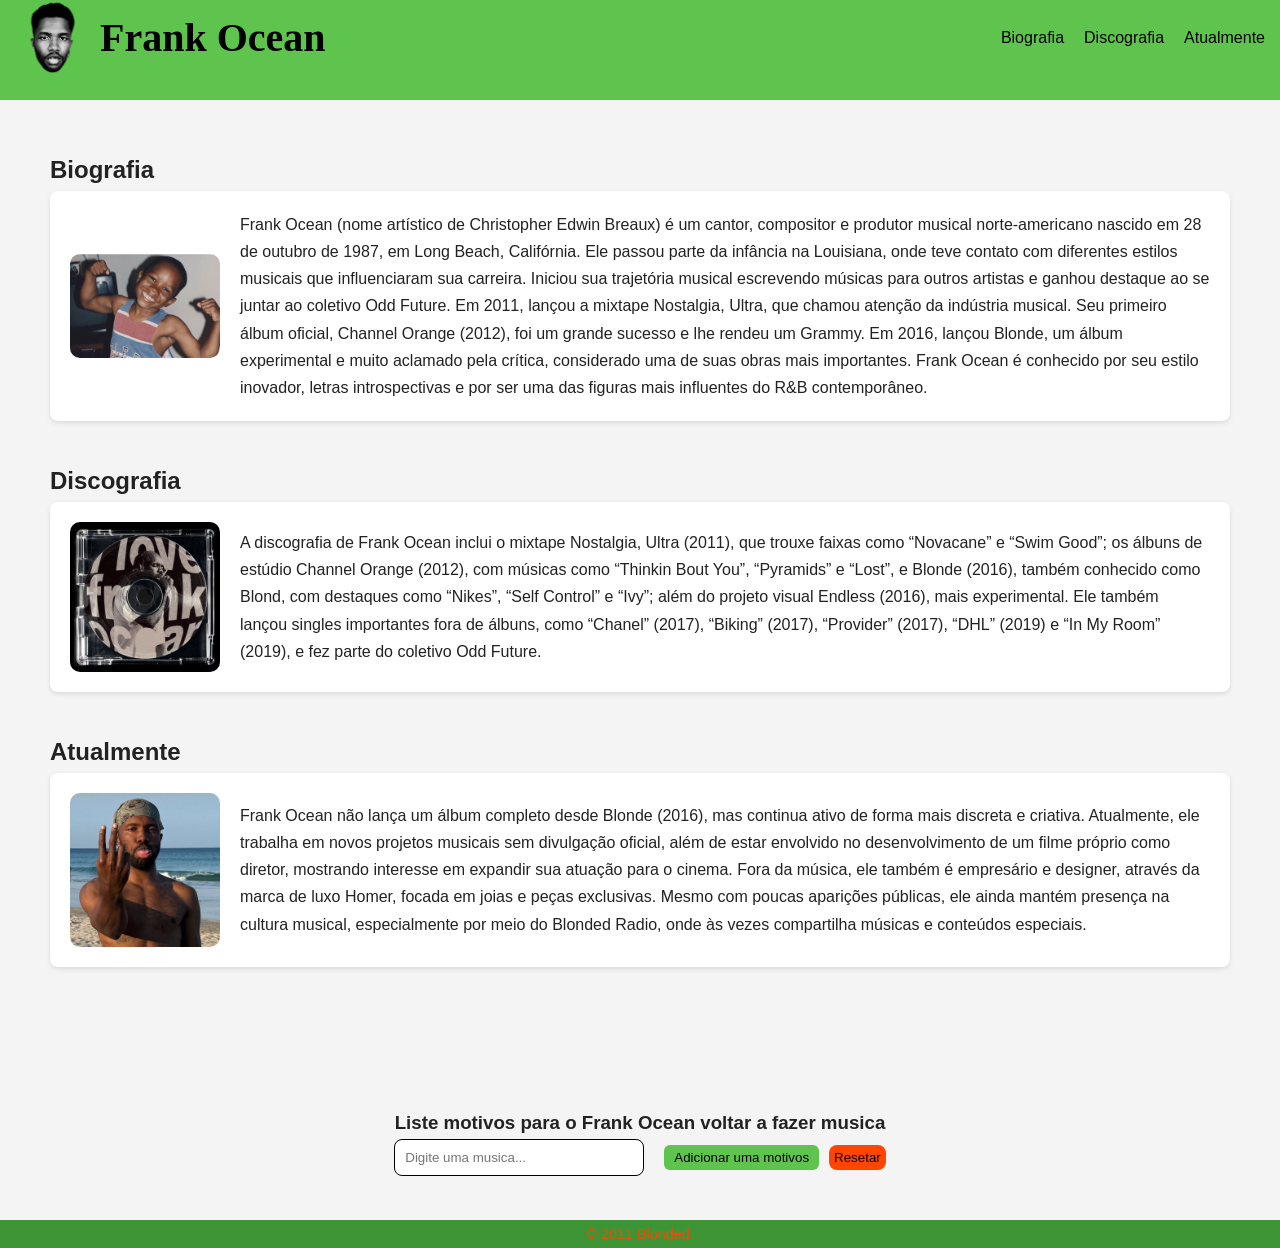
<file: Prova Luis felippe/index.html>
<!DOCTYPE html>
<html lang="pt-br">
<head>
  <meta charset="UTF-8">
  <title>Prova 15/04</title>
  <link rel="stylesheet" href="style.css">
</head>
<body>
        <!--cabecalho-->
  <header>
    <div class="container">

      <div class="logo">
      <img src="assets/download.png" alt="logo frank Ocean">
      <h1>Frank Ocean</h1>
    </div>


      <nav>
        <ul class="menu">
          <li><a href="#biografia">Biografia</a></li>
          <li><a href="#discografia">Discografia</a></li>
          <li><a href="#atual">Atualmente</a></li>
        </ul>
      </nav>
    </div>
  </header> 

        <!--conteudo principal-->
    <main class="container">
        <h2 id="biografia">Biografia</h2>

    <div class="card-container">
        <div class="card">
          <div class="frank-container">
          <img src="assets/biografia.jpg" alt="frank" class="frank"> 

          <p>

            Frank Ocean (nome artístico de Christopher Edwin Breaux) é um cantor, compositor e produtor musical norte-americano nascido em 28 de outubro de 1987, em Long Beach, Califórnia. Ele passou parte da infância na Louisiana, onde teve contato com diferentes estilos musicais que influenciaram sua carreira.

            Iniciou sua trajetória musical escrevendo músicas para outros artistas e ganhou destaque ao se juntar ao coletivo Odd Future. Em 2011, lançou a mixtape Nostalgia, Ultra, que chamou atenção da indústria musical. Seu primeiro álbum oficial, Channel Orange (2012), foi um grande sucesso e lhe rendeu um Grammy.

            Em 2016, lançou Blonde, um álbum experimental e muito aclamado pela crítica, considerado uma de suas obras mais importantes. Frank Ocean é conhecido por seu estilo inovador, letras introspectivas e por ser uma das figuras mais influentes do R&B contemporâneo.

          </p>

      </div>
        </div>
         </div>
        
        <h2 id="discografia">Discografia</h2>
    <div class="card-container">
        <div class="card">
          <div class="frank-container">
          <img src="assets/discografia.jpg" alt="frank" class="frank"> 

          <p>
              
            A discografia de Frank Ocean inclui o mixtape Nostalgia, Ultra (2011), que trouxe faixas como “Novacane” e “Swim Good”; os álbuns de estúdio Channel Orange (2012), com músicas como “Thinkin Bout You”, “Pyramids” e “Lost”, e Blonde (2016), também conhecido como Blond, com destaques como “Nikes”, “Self Control” e “Ivy”; além do projeto visual Endless (2016), mais experimental. Ele também lançou singles importantes fora de álbuns, como “Chanel” (2017), “Biking” (2017), “Provider” (2017), “DHL” (2019) e “In My Room” (2019), e fez parte do coletivo Odd Future.


          </p>

      </div>
        </div>
         </div>
      

        <h2 id="atual">Atualmente</h2>
    <div class="card-container">
        <div class="card">
          <div class="frank-container">
          <img src="assets/frank ocean.jpg" alt="frank" class="frank">

          <p>

            Frank Ocean não lança um álbum completo desde Blonde (2016), mas continua ativo de forma mais discreta e criativa. Atualmente, ele trabalha em novos projetos musicais sem divulgação oficial, além de estar envolvido no desenvolvimento de um filme próprio como diretor, mostrando interesse em expandir sua atuação para o cinema.

Fora da música, ele também é empresário e designer, através da marca de luxo Homer, focada em joias e peças exclusivas. Mesmo com poucas aparições públicas, ele ainda mantém presença na cultura musical, especialmente por meio do Blonded Radio, onde às vezes compartilha músicas e conteúdos especiais.

          </p>

      </div>
        </div>
         </div>
      

    </main>


  <main class="list">

    <h3>Liste motivos para o Frank Ocean voltar a fazer musica</h3>
    <h2></h2>

    <div class="controls">
        <input type="text" id="input" placeholder="Digite uma musica...">
        <button id="btnAdicionar">Adicionar uma motivos</button>
    </div>

    <ul id="lista"> </ul>

  </main>

  <script src="script.js"></script>
 <footer>© 2011 Blonded.</footer>
</body>
</html>
</file>
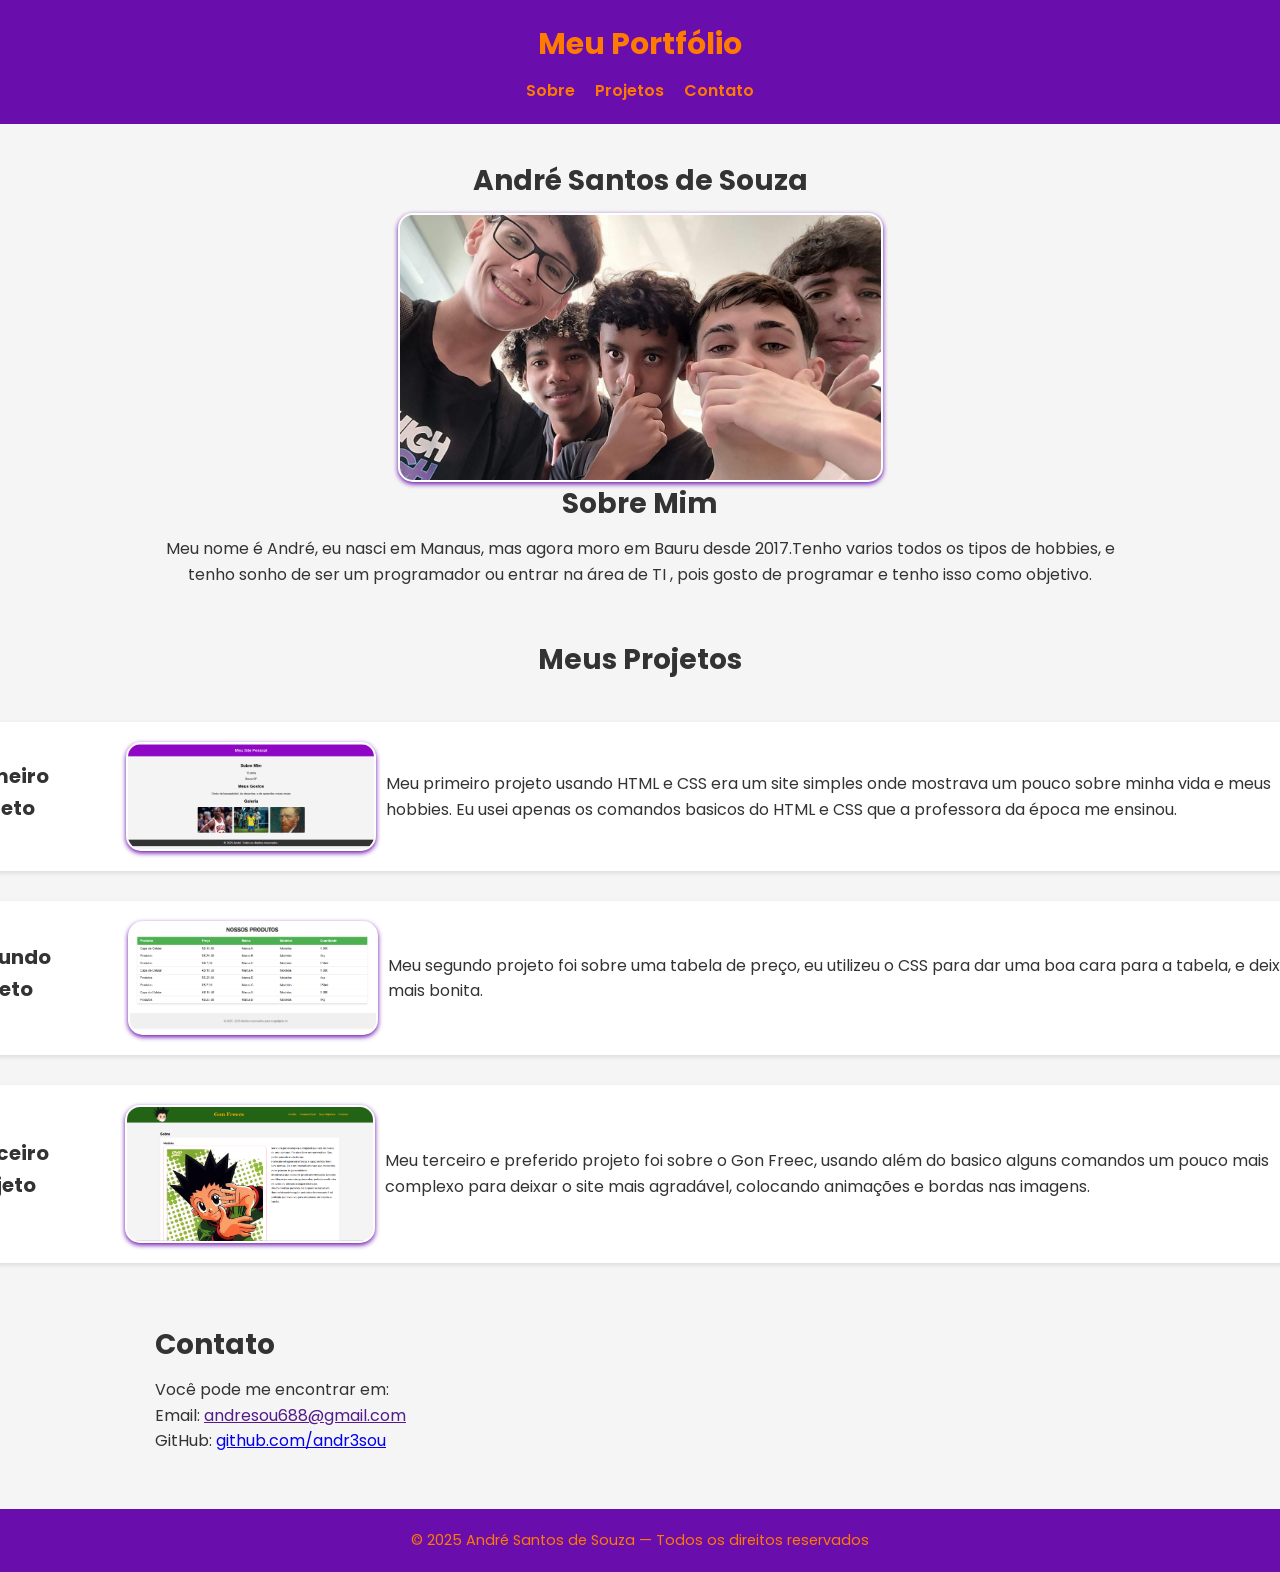
<file: Prova;Portifólio/index.html>
<!DOCTYPE html>
<html lang="pt-BR">
<head>
  <meta charset="UTF-8">
  <meta name="viewport" content="width=device-width, initial-scale=1.0">
  <title>Portfólio Pessoal</title>
  <link href="https://fonts.googleapis.com/css2?family=Poppins:wght@400;600&display=swap" rel="stylesheet">
  <link rel="stylesheet" href="style.css">
</head>
<body>

  <header>
    <h1>Meu Portfólio</h1>
    <nav>
      <a href="#sobre">Sobre</a>
      <a href="#projeto">Projetos</a>
      <a href="#contato">Contato</a>
    </nav>
  </header>


  <section class="all">
    <h2>André Santos de Souza</h2>
    <img src="assets/perfil.jpeg" alt="me" class="test">
    
    <h2 id="sobre">Sobre Mim</h2>
    <p>Meu nome é André, eu nasci em Manaus, mas agora moro em Bauru desde 2017.Tenho varios todos os tipos de hobbies, e 
        tenho sonho de ser um programador ou entrar na área de TI , pois gosto de programar e tenho isso como objetivo.
    </p>
  </section> 


  <section class="projects">

  <h2 id="projeto">Meus Projetos</h2>
  <div class="card-container">
    <div class="card">
      <h3>Primeiro Projeto</h3>
      <img src="assets/project_one.png" alt="One" class="project">
      <p>Meu primeiro projeto usando HTML e CSS era um site simples onde mostrava um pouco sobre minha vida e meus hobbies.
        Eu usei apenas os comandos basicos do HTML e CSS que a professora da época me ensinou.
      </p>
    </div>
  </div>

  <div class="card-container">
    <div class="card">
      <h3>Segundo Projeto</h3>
      <img src="assets/project_two.png" alt="One" class="project">
      <p> Meu segundo projeto foi sobre uma tabela de preço, eu utilizeu o CSS para dar uma boa cara para a tabela, e deixa-la mais bonita.


      </p>
    </div>
  </div>
  
  <div class="card-container">
    <div class="card">
      <h3>Terceiro Projeto</h3>
      <img src="assets/project_3.png" alt="One" class="project">
      <p>Meu terceiro e preferido projeto foi sobre o Gon Freec, usando além do basico alguns comandos um pouco mais complexo para deixar o site mais agradável,
        colocando animações e bordas nas imagens. 
      </p>
    </div>

  </div>
</section>



  <section>
    <h2 id="contato">Contato</h2>
    
    <p>Você pode me encontrar em:</p>
    <p>Email: <a href="">andresou688@gmail.com</a></p>
    <p>GitHub: <a href="https://github.com/andr3sou">github.com/andr3sou</a></p>
  </section>

 
<footer>
  <p>© 2025 André Santos de Souza — Todos os direitos reservados</p>
</footer>


</body>
</html>
</file>
<file: Prova Luis felippe/style.css>
/* reset e base */
* {
  margin: 0;
  padding: 0;
  box-sizing: border-box;
}

body {
  font-family: 'Franklin Gothic Medium', 'Arial Narrow', Arial, sans-serif;
  line-height: 1.7;
  background-color: #f4f4f4;
  color: #222;
}


/* cabecalho */
header .container {
  display: flex;
  justify-content: space-between;
  align-items: center;
  padding: 0 15px;
}


.logo {
  display: flex;
  align-items: center;
  gap: 10px;
}

.logo img {
  width: 75px;
  height: 75px;
  object-fit: cover;
}

h1{
  font-family: Georgia, 'Times New Roman', Times, serif ;
  font-size: 40px;
}


header {
  background-color: rgb(95, 196, 77);
  color: rgb(0, 0, 0);
  min-height: 100px;
  
}

header .container {
 display: flex;
  justify-content: space-between;
  align-items: center; 
  height: 100%;
}

.menu {
  display: flex;
  gap: 20px;
  list-style: none;
}

.menu a {
  text-decoration: none;
  color: black;
  transition: 0.3s;
}

.menu a:hover {
  color: rgb(255, 115, 0);
}

/* principal */

main {
  padding: 50px ;
}

.frank-container {
  display: flex;
  align-items: center;
  gap: 20px;
}

.frank {
  width: 150px;
  height: auto;
  border-radius: 10px;
}

.card-container {
 display: grid;
  gap: 25px;
  align-items: flex-start;
  margin-bottom: 40px;
  flex-wrap: wrap;
}

.card {
  
  background-color: white;
  padding: 20px;
  flex: 1;
  min-width: 250px;
  box-shadow: 0 2px 5px rgba(0,0,0,0.1);
  border-radius: 8px;
  transition: transform 0.3s;
}

.card:hover {
  transform: translateY(-5px);
}

/* lista */


.list {
  margin-top: 30px;
  padding: 20px;
  display: flex;
  flex-direction: column;
  align-items: center;
  justify-content: center;
}


#input {
  padding: 10px;
  width: 250px;
  border-radius: 8px;
  border: 1px solid #000000;
  margin-right: 10px;
}

#btnAdicionar {
  padding: 5px 10px;
  background-color: rgb(95, 196, 77);
  border: none;
  border-radius: 6px;
  cursor: pointer;
  transition: 0.3s;
}

#btnAdicionar:hover {
  background-color: rgb(62, 149, 53);
}

#lista {
  list-style: none;
  margin-top: 20px;
  max-width: 300px;
}

#lista li {
  background: rgb(255, 255, 255);
  padding: 10px;
  margin-bottom: 10px;
  border-radius: 8px;
  display: flex;
  justify-content: space-between;
  align-items: center;
}

.remove {
  background-color: rgb(255, 255, 255);
  color: rgb(255, 0, 0);
  border: none;
  padding: 5px 8px;
  border-radius: 5px;
  cursor: pointer;
}

.reset {

  padding: 5px;
  background-color: orangered;
  border: none;
  border-radius: 8px;
  cursor: pointer;
}

.controls {
  display: flex;
  gap: 10px;
  align-items: center;
  flex-wrap: wrap;
}

/* footer */

footer {
  background-color: rgb(62, 149, 53);
  color: orangered;
  text-align: center;
  padding: 2px 0;
  margin-top: 4px;
  font-size: 0.9rem;
}


/* tentativa de adaptacao para celular */
@media (max-width: 640px) {

  header {
    height: auto;
  }

 header .container {
    flex-direction: column;
    align-items: center;
    gap: 10px;
  }

  .menu {
    flex-direction: column;
    align-items: center;
  }
  h1 {
    font-size: 26px;
    text-align: center;
  }

  .logo {
    display: flex;
    flex-direction: column;
    text-align: center;
  }

  .logo img {
    width: 40px;
    height: 40px;
  }

}
</file>
<file: Prova;Portifólio/style.css>
/*
   Reset & Base
 */
* {
  margin: 0;
  padding: 0;
  box-sizing: border-box;
  font-family: "Poppins", sans-serif;
}

body {
  background-color: #f5f5f5;
  color: #333;
  line-height: 1.6;
}

/*
   Cabeçalho
 */
header {
  background: #6a0dad;
  color: #ff7b00;
  padding: 20px;
  text-align: center;
}

header nav {
  display: flex;
  justify-content: center;
  gap: 20px;
  flex-wrap: wrap;
}

header nav a {
  color: #ff7b00;
  text-decoration: none;
  font-weight: 600;
  transition: opacity 0.3s;
}

header nav a:hover {
  opacity: 0.8;
}

/* 
   Títulos
 */
h1 {
  font-size: 35px;
  margin-bottom: 10px;
  text-align: center;
}

h2 {
  font-size: 30px;
  margin-bottom: 10px;
  
}

h3 {
  font-size: 25px;
  margin-bottom: 10px;
}

/* 
   Conteúdo Principal
 */
main {
  padding: 50px;
}

section {
  align-items: center;
  max-width: 1000px;
  margin: 20px auto;
  padding: 15px;
}

.all{
  text-align: center;

}

.all img {
  display: block;
  margin: 0 auto;
  max-width: 50%;
  height: auto;
  background-color: #fff;
  padding: 2px;
  box-shadow: 0 2px 5px #6a0dad;
  border-radius: 15px;
}

.card {
  display: flex; 
  align-items: center; 
  gap: 10px;
  background-color: #fff;
  padding: 20px;
  flex: 1;
  min-width: 250px;
  box-shadow: 0 2px 5px rgba(0,0,0,0.1);
  border-radius: 8px;
  transition: transform 0.3s;
}

.card:hover {
  transform: translateY(-5px);
}

.card p {
  
  inline-size: 1000px;
  writing-mode: horizontal-tb;
  justify-items: stretch;
}


/* 
  imagens do Projeto
 */


.project {
  width: 250px;
  border-radius: 15px;
  background-color: #fff;
  padding: 2px;
  flex: 1;
  min-width: 250px;
  box-shadow: 0 2px 5px #6a0dad;
}

.projects {
  display: flex;
  gap: 30px;
  align-items: flex-start;
  margin-bottom: 30px;
  flex-wrap: wrap;
  justify-content: center;
}

/* 
   Rodapé
 */
footer {
  background-color: #6a0dad;
  color: #ff7b00;
  text-align: center;
  padding: 20px 0;
  margin-top: 40px;
  font-size: 0.9rem;
}

/* 
   Responsividade
*/

  h1 {
    font-size: 30px;
  }

  h2 {
    font-size: 28px;
  }

  h3 {
    font-size: 20px;
  }
</file>
